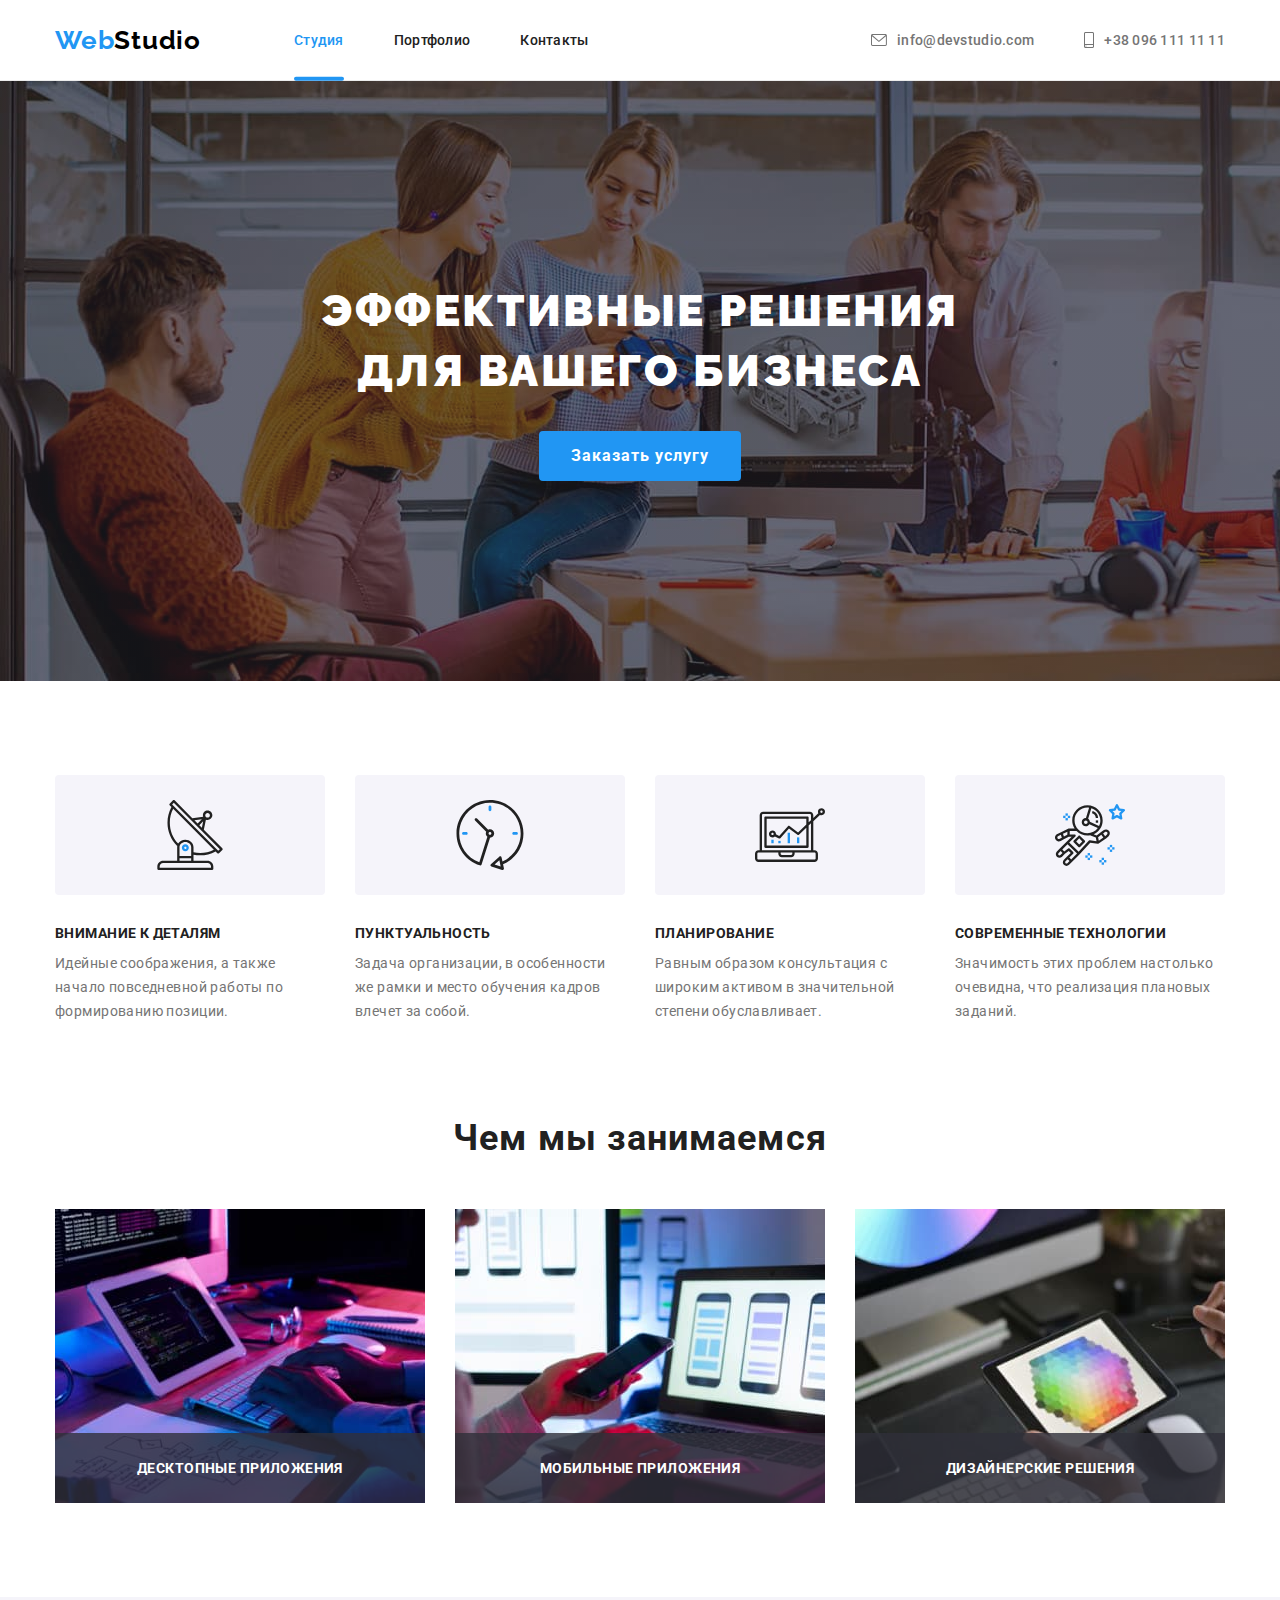
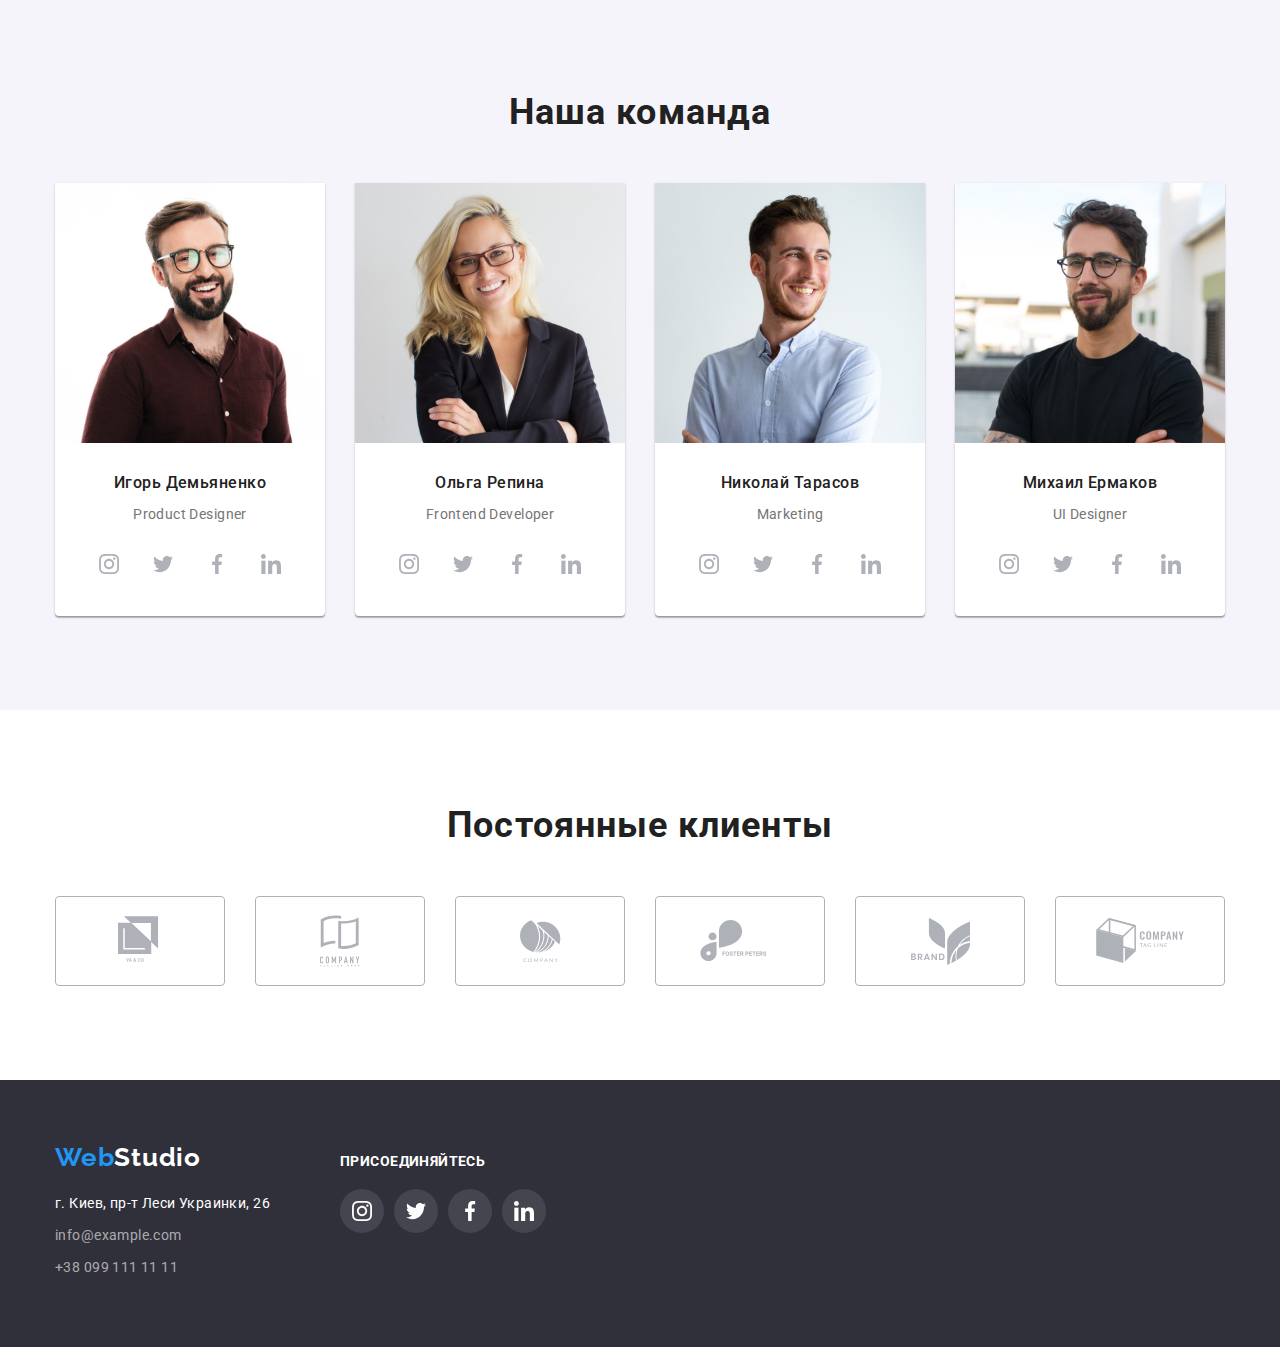
<file: index.html>
<!DOCTYPE html>
<html lang="ru">
  <head>
    <meta charset="UTF-8" />
    <meta name="viewport" content="width=device-width, initial-scale=1.0" />
    <title>WebStudio</title>
    <link rel="preconnect" href="https://fonts.gstatic.com" />
    <link
      href="https://fonts.googleapis.com/css2?family=Raleway:wght@700&family=Roboto:wght@400;500;700;900&display=swap"
      rel="stylesheet"
    />
    <link
      rel="stylesheet"
      href="https://cdnjs.cloudflare.com/ajax/libs/modern-normalize/0.6.0/modern-normalize.min.css"
    />
    <link
    rel="stylesheet"
    href="https://cdnjs.cloudflare.com/ajax/libs/animate.css/4.1.1/animate.min.css"
  />
    <link rel="stylesheet" href="style.css" />
  </head>
  <body class="page">
    <!-- Шапка сайта -->
    <header class="page-header">
    <div class="container">
        <nav class="main-nav">
          <a href="" class="logo animate__fadeInLeft"> <span class="logo-part">Web</span>Studio </a>
          <ul class="page-nav">
            <li><a href="./index.html" class="current">Студия</a></li>
            <li><a href="./portfolio.html">Портфолио</a></li>
            <li><a href="">Контакты</a></li>
          </ul>
          <ul class="upper-contacts">
            <li><a href="mailto:info@devstudio.com" class="mail-link"><svg class="mail-icon" width="16px" height="12px">
              <use href="./images/sprite.svg#icon-envelope"></use>
            </svg>info@devstudio.com</a></li>
            <li><a href="tel:+380961111111" class="phone-link"><svg class="phone-icon" width="10px" height="16px">
              <use href="./images/sprite.svg#icon-smartphone"></use>
            </svg>+38 096 111 11 11</a></li>
          </ul>
        </nav>
        </div>
      </header>
    <main>
      <!-- Герой -->
      <div class="overlay">
        <section class="hero-section">
          <div class="container">
            <h1 class="hero-title">
              Эффективные решения<br />
              для вашего бизнеса
            </h1>
            <button type="button" class="btn" data-modal-open>Заказать услугу</button>
          </div>
        </section>
      </div>
      <section class="about-section">
        <div class="container">
          <h2 class="visually-hidden">Преимущества</h2>
          <ul class="about-list">
            <li>
              <div class="box"><svg class="box-icon" width="70px" height="70px"><use href="./images/sprite.svg#icon-antenna"></use></svg></div>
              <h3 class="subtitle">Внимание к деталям</h3>
              <p class="description">
                Идейные соображения, а также начало повседневной работы по
                формированию позиции.
              </p>
            </li>
            <li>
              <div class="box"><svg class="box-icon" width="70px" height="70px"><use href="./images/sprite.svg#icon-clock"></use></svg></div>
              <h3 class="subtitle">Пунктуальность</h3>
              <p class="description">
                Задача организации, в особенности же рамки и место обучения
                кадров влечет за собой.
              </p>
            </li>
            <li>
              <div class="box"><svg class="box-icon" width="70px" height="70px"><use href="./images/sprite.svg#icon-diagram"></use></svg></div>
              <h3 class="subtitle">Планирование</h3>
              <p class="description">
                Равным образом консультация с широким активом в значительной
                степени обуславливает.
              </p>
            </li>
            <li>
              <div class="box"><svg class="box-icon" width="70px" height="70px"><use href="./images/sprite.svg#icon-astronaut"></use></svg></div>
              <h3 class="subtitle">Современные технологии</h3>
              <p class="description">
                Значимость этих проблем настолько очевидна, что реализация
                плановых заданий.
              </p>
            </li>
          </ul>
        </div>
      </section>
      <!-- Деятельность -->
      <section class="section">
        <div class="container">
          <h2 class="section-title">Чем мы занимаемся</h2>
          <ul class="activity-list">
            <li>
              <div class="activity-thumb">
              <img
                src="./images/box1.jpg"
                width="370"
                height="274"
                alt="Руки печатают по клавиатуре"
              />
              <div class="activity-overlay">
                <h3 class="subtitle activity">Десктопные приложения</h3>
              </div>
              </div>
            </li>
            <li>
              <div class="activity-thumb">
              <img
                src="./images/box2.jpg"
                width="370"
                height="274"
                alt="Телефон в руке"
              />
              <div class="activity-overlay">
               <h3 class="subtitle activity">Мобильные приложения</h3>
              </div>
              </div>
            </li>
            <li>
              <div class="activity-thumb">
              <img
                src="./images/box3.jpg"
                width="370"
                height="274"
                alt="Планшет в руке"
              />
              <div class="activity-overlay">
                <h3 class="subtitle activity">Дизайнерские решения</h3></div>
              </div>
            </li>
          </ul>
        </div>
      </section>
      <!-- Команда -->
      <section class="section team">
        <div class="container">
          <h2 class="section-title team">Наша команда</h2>
          <ul class="team-list">
            <li class="team-item">
              <img
                src="./images/igor_demyanenko.jpg"
                width="270"
                height="260"
                alt="Игорь Демьяненко"
              />
              <h3>Игорь Демьяненко</h3>
              <p class="description" lang="en">Product Designer</p>
              <ul class="social-list">
                <li class="social-item">
                  <a href="" class="social-link">
                    <svg class="social-icon">
                      <use href="./images/sprite.svg#icon-instagram"></use>
                    </svg>
                  </a>
                </li>
                <li class="social-item">
                  <a href="" class="social-link">
                    <svg class="social-icon">
                      <use href="./images/sprite.svg#icon-twitter"></use>
                    </svg>
                  </a>
                </li>
                <li class="social-item">
                  <a href="" class="social-link">
                    <svg class="social-icon">
                      <use href="./images/sprite.svg#icon-facebook"></use>
                    </svg>
                  </a>
                </li>
                <li class="social-item">
                  <a href="" class="social-link">
                    <svg class="social-icon">
                      <use href="./images/sprite.svg#icon-linkedin"></use>
                    </svg>
                  </a>
                </li>
              </ul>
            </li>
            <li class="team-item">
              <img
                src="./images/olga_repina.jpg"
                width="270"
                height="260"
                alt="Ольга Репина"
              />
              <h3>Ольга Репина</h3>
              <p class="description" lang="en">Frontend Developer</p>
               <ul class="social-list">
                <li class="social-item">
                  <a href="" class="social-link">
                    <svg class="social-icon">
                      <use href="./images/sprite.svg#icon-instagram"></use>
                    </svg>
                  </a>
                </li>
                <li class="social-item">
                  <a href="" class="social-link">
                    <svg class="social-icon">
                      <use href="./images/sprite.svg#icon-twitter"></use>
                    </svg>
                  </a>
                </li>
                <li class="social-item">
                  <a href="" class="social-link">
                    <svg class="social-icon">
                      <use href="./images/sprite.svg#icon-facebook"></use>
                    </svg>
                  </a>
                </li>
                <li class="social-item">
                  <a href="" class="social-link">
                    <svg class="social-icon">
                      <use href="./images/sprite.svg#icon-linkedin"></use>
                    </svg>
                  </a>
                </li>
              </ul>
            </li>
            </li>
            <li class="team-item">
              <img
                src="./images/nikolay_tarasov.jpg"
                width="270"
                height="260"
                alt="Николай Тарасов"
              />
              <h3>Николай Тарасов</h3>
              <p class="description" lang="en">Marketing</p>
               <ul class="social-list">
                <li class="social-item">
                  <a href="" class="social-link">
                    <svg class="social-icon">
                      <use href="./images/sprite.svg#icon-instagram"></use>
                    </svg>
                  </a>
                </li>
                <li class="social-item">
                  <a href="" class="social-link">
                    <svg class="social-icon">
                      <use href="./images/sprite.svg#icon-twitter"></use>
                    </svg>
                  </a>
                </li>
                <li class="social-item">
                  <a href="" class="social-link">
                    <svg class="social-icon">
                      <use href="./images/sprite.svg#icon-facebook"></use>
                    </svg>
                  </a>
                </li>
                <li class="social-item">
                  <a href="" class="social-link">
                    <svg class="social-icon">
                      <use href="./images/sprite.svg#icon-linkedin"></use>
                    </svg>
                  </a>
                </li>
              </ul>
            </li>
            </li>
            <li class="team-item">
              <img
                src="./images/mikhail_jermakov.jpg"
                width="270"
                height="260"
                alt="Михаил Ермаков"
              />
              <h3>Михаил Ермаков</h3>
              <p class="description" lang="en">UI Designer</p>
               <ul class="social-list">
                <li class="social-item">
                  <a href="" class="social-link">
                    <svg class="social-icon">
                      <use href="./images/sprite.svg#icon-instagram"></use>
                    </svg>
                  </a>
                </li>
                <li class="social-item">
                  <a href="" class="social-link">
                    <svg class="social-icon">
                      <use href="./images/sprite.svg#icon-twitter"></use>
                    </svg>
                  </a>
                </li>
                <li class="social-item">
                  <a href="" class="social-link">
                    <svg class="social-icon">
                      <use href="./images/sprite.svg#icon-facebook"></use>
                    </svg>
                  </a>
                </li>
                <li class="social-item">
                  <a href="" class="social-link">
                    <svg class="social-icon">
                      <use href="./images/sprite.svg#icon-linkedin"></use>
                    </svg>
                  </a>
                </li>
              </ul>
            </li>
            </li>
          </ul>
        </div>
      </section>
      <section class="section">
        <div class="container">
         <h2 class="section-title">Постоянные клиенты</h2>
         <ul class="clients-list">
           <li class="client"><a href="" class="client-link"><svg class="client-icon" width="44.27px" height="49.23px"
          ><use href="./images/sprite.svg#icon-client1"></use></svg></a></li>
           <li class="client"><a href="" class="client-link"><svg class="client-icon" width="40px" height="52px"
          ><use href="./images/sprite.svg#icon-client2"></use></svg></a></li>
           <li class="client"><a href="" class="client-link"><svg class="client-icon" width="41px" height="42.6px"
          ><use href="./images/sprite.svg#icon-client3"></use></svg></a></li>
           <li class="client"><a href="" class="client-link"><svg class="client-icon" width="79.66px" height="42.02px"
          ><use href="./images/sprite.svg#icon-client4"></use></svg></a></li>
           <li class="client"><a href="" class="client-link"><svg class="client-icon" width="59px" height="47px"
          ><use href="./images/sprite.svg#icon-client5"></use></svg></a></li>
           <li class="client"><a href="" class="client-link"><svg class="client-icon" width="88.48px" height="45.44px"
          ><use href="./images/sprite.svg#icon-client6"></use></svg></a></li>
         </ul>
        </div>
      </section>
    </main>
    <div class="backdrop is-hidden" data-modal>
      <div class="modal">
        <button type="button" class="close-btn" data-modal-close>
          <svg class="close-icon" width="12px" height="12px">
            <use href="./images/sprite.svg#close"></use>
          </svg>
        </button>
      </div>
    </div>
    <!-- Подвал -->
    <footer class="page-footer">
      <div class="container">
        <div class="footer-flex">
        <div class="footer-contacts">
        <a href="" class="logo footer">
          <span class="logo-part">Web</span>Studio
        </a>
        <address class="bottom-contacts">
          <p>г. Киев, пр-т Леси Украинки, 26</p>
          <a href="mailto:info@example.com">info@example.com</a>
          <a href="tel:+380991111111">+38 099 111 11 11</a>
        </address>
        </div>
        <div class="footer-social">
          <p class="join">Присоединяйтесь</p>
          <ul class="social-list footer">
                <li class="social-item-footer">
                  <a href="" class="social-link-footer">
                    <svg class="social-icon-footer">
                      <use href="./images/sprite.svg#icon-instagram"></use>
                    </svg>
                  </a>
                </li>
                <li class="social-item-footer">
                  <a href="" class="social-link-footer">
                    <svg class="social-icon-footer">
                      <use href="./images/sprite.svg#icon-twitter"></use>
                    </svg>
                  </a>
                </li>
                <li class="social-item-footer">
                  <a href="" class="social-link-footer">
                    <svg class="social-icon-footer">
                      <use href="./images/sprite.svg#icon-facebook"></use>
                    </svg>
                  </a>
                </li>
                <li class="social-item-footer">
                  <a href="" class="social-link-footer">
                    <svg class="social-icon-footer">
                      <use href="./images/sprite.svg#icon-linkedin"></use>
                    </svg>
                  </a>
                </li>
              </ul>
        </div>
        </div>
      </div>
    </footer>
    <script src="./js/modal.js"></script>
  </body>
</html>
</file>
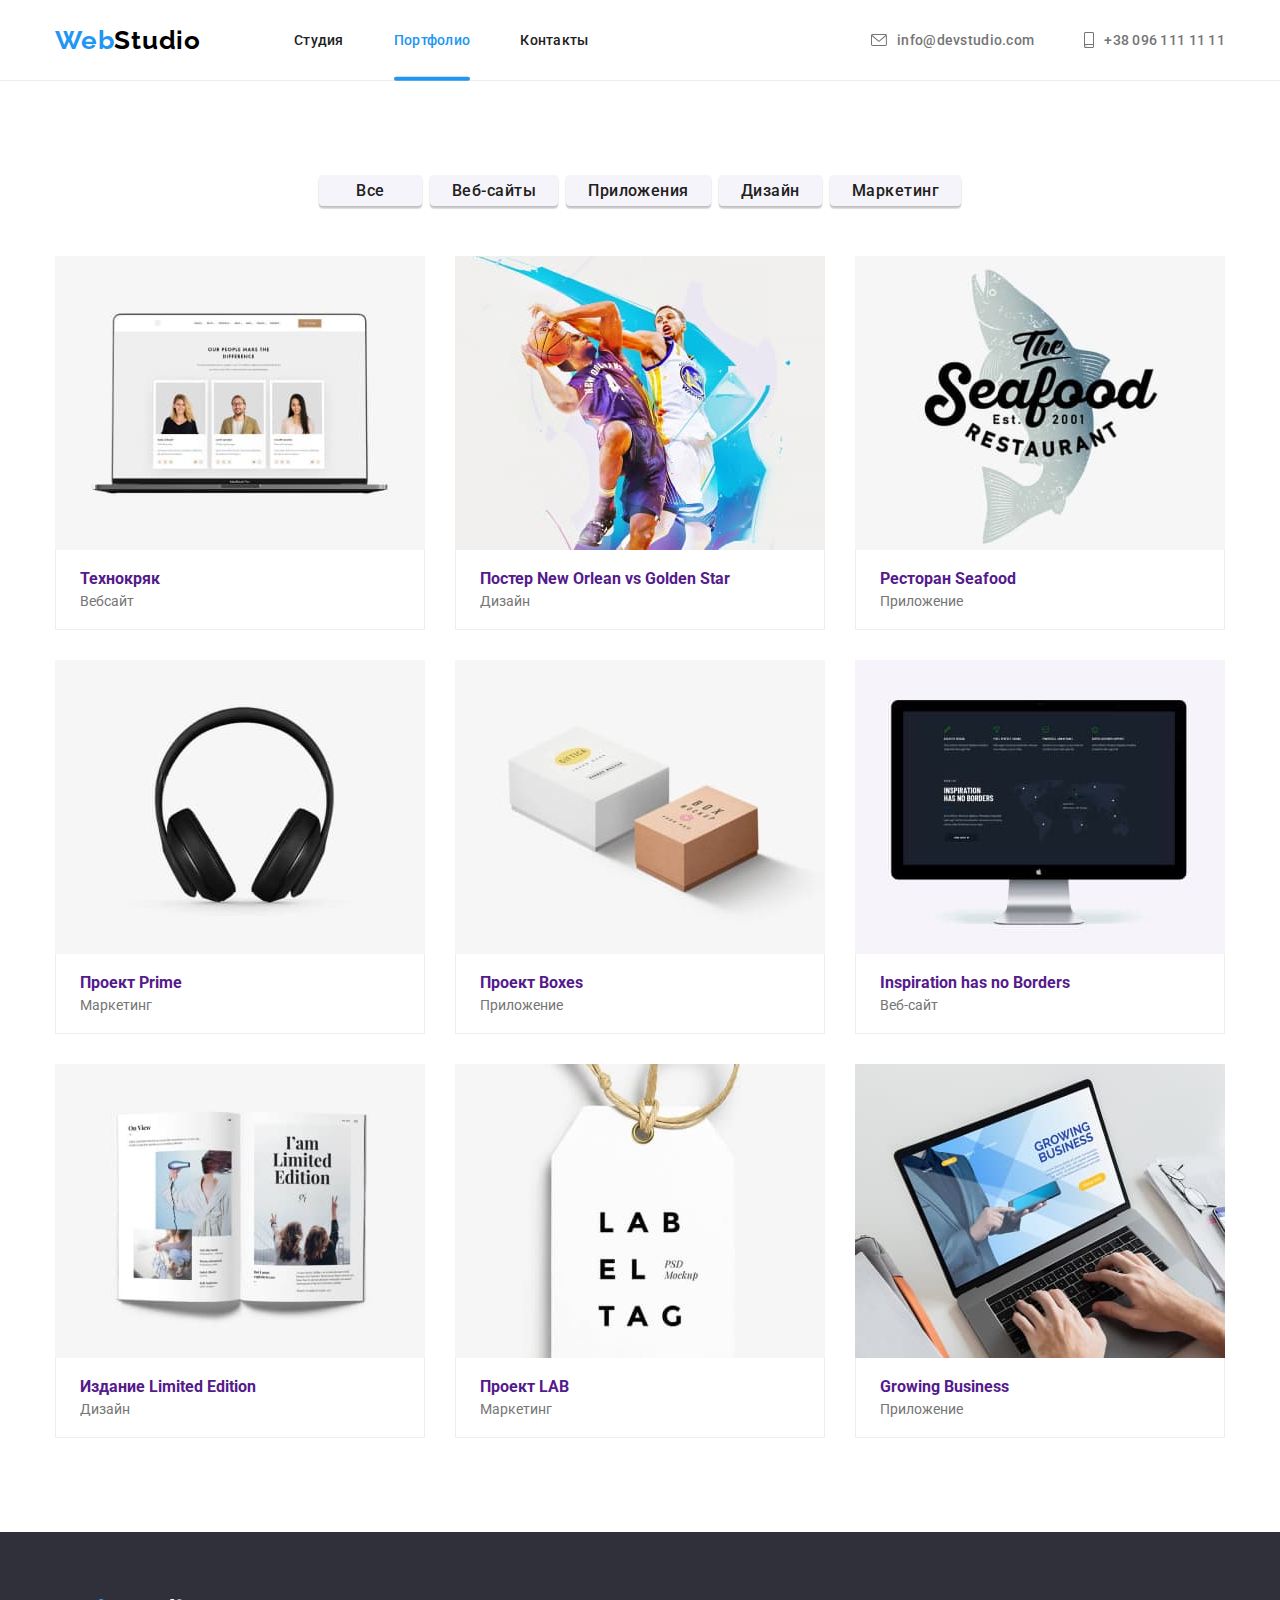
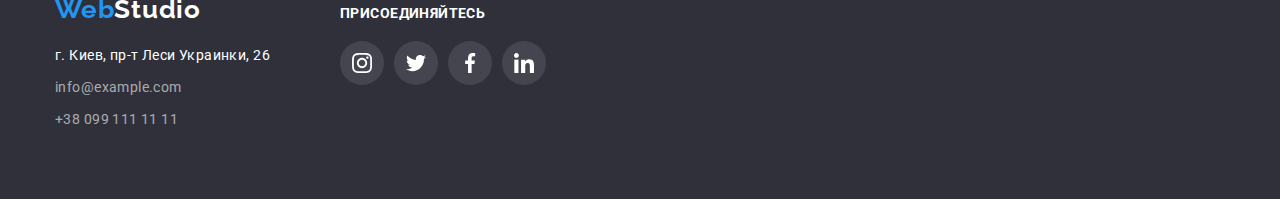
<file: portfolio.html>
<!DOCTYPE html>
<html lang="ru">
  <head>
    <meta charset="UTF-8" />
    <meta name="viewport" content="width=device-width, initial-scale=1.0" />
    <title>Portfolio</title>
    <link rel="preconnect" href="https://fonts.gstatic.com" />
    <link
      href="https://fonts.googleapis.com/css2?family=Raleway:wght@700&family=Roboto:wght@400;500;700;900&display=swap"
      rel="stylesheet"
    />
    <link
      rel="stylesheet"
      href="https://cdnjs.cloudflare.com/ajax/libs/modern-normalize/0.6.0/modern-normalize.min.css"
    />
    <link
      rel="stylesheet"
      href="https://cdnjs.cloudflare.com/ajax/libs/animate.css/4.1.1/animate.min.css"
    />
    <link rel="stylesheet" href="style.css" />
  </head>
  <body class="page">
    <!-- Шапка сайта -->
    <header class="page-header portfolio">
      <div class="container">
        <nav class="main-nav">
          <a href="" class="logo animate__fadeInLeft">
            <span class="logo-part">Web</span>Studio
          </a>
          <ul class="page-nav">
            <li><a href="./index.html">Студия</a></li>
            <li><a href="./portfolio.html" class="current">Портфолио</a></li>
            <li><a href="">Контакты</a></li>
          </ul>
          <ul class="upper-contacts">
            <li>
              <a href="mailto:info@devstudio.com" class="mail-link"
                ><svg class="mail-icon" width="16px" height="12px">
                  <use href="./images/sprite.svg#icon-envelope"></use></svg
                >info@devstudio.com</a
              >
            </li>
            <li>
              <a href="tel:+380961111111" class="phone-link"
                ><svg class="phone-icon" width="10px" height="16px">
                  <use href="./images/sprite.svg#icon-smartphone"></use></svg
                >+38 096 111 11 11</a
              >
            </li>
          </ul>
        </nav>
      </div>
    </header>
    <main>
      <section class="portfolio">
        <div class="container">
          <h2 class="visually-hidden">Портфолио</h2>
          <div class="portfolio-nav">
            <ul class="nav-list">
              <li>
                <button type="button" class="button">Все</button>
              </li>
              <li>
                <button type="button" class="button">Веб-сайты</button>
              </li>
              <li>
                <button type="button" class="button">Приложения</button>
              </li>
              <li>
                <button type="button" class="button">Дизайн</button>
              </li>
              <li>
                <button type="button" class="button">Маркетинг</button>
              </li>
            </ul>
          </div>
          <div class="projects">
            <ul class="projects-list">
              <li>
                <div class="card">
                  <a href="" class="project-link">
                    <div class="card-wrapper">
                      <img
                        src="./images/website1.jpg"
                        width="370"
                        height="294"
                        alt="Интернет страница открыта на компьютере"
                      />
                      <p class="card-overlay">
                        Технокряк это современная площадка распространения
                        коронавируса. Компании используют эту платформу для
                        цифрового шпионажа и атак на защищённые сервера
                        конкурентов.
                      </p>
                    </div>
                    <div class="card-content">
                      <h3>Технокряк</h3>
                      <p>Вебсайт</p>
                    </div>
                  </a>
                </div>
              </li>
              <li>
                <div class="card">
                  <a href="" class="project-link">
                    <div class="card-wrapper">
                      <img
                        src="./images/design1.jpg"
                        width="370"
                        height="294"
                        alt="Баскетболисты бросают мяч"
                      />
                      <p class="card-overlay">
                        Технокряк это современная площадка распространения
                        коронавируса. Компании используют эту платформу для
                        цифрового шпионажа и атак на защищённые сервера
                        конкурентов.
                      </p>
                    </div>
                    <div class="card-content">
                      <h3>
                        Постер <span lang="en"> New Orlean vs Golden Star</span>
                      </h3>
                      <p>Дизайн</p>
                    </div>
                  </a>
                </div>
              </li>
              <li>
                <div class="card">
                  <a href="" class="project-link">
                    <div class="card-wrapper">
                      <img
                        src="./images/app1.jpg"
                        width="370"
                        height="294"
                        alt="Логотип ресторана"
                      />
                      <p class="card-overlay">
                        Технокряк это современная площадка распространения
                        коронавируса. Компании используют эту платформу для
                        цифрового шпионажа и атак на защищённые сервера
                        конкурентов.
                      </p>
                    </div>
                    <div class="card-content">
                      <h3>Ресторан <span lang="en">Seafood</span></h3>
                      <p>Приложение</p>
                    </div>
                  </a>
                </div>
              </li>
              <li>
                <div class="card">
                  <a href="" class="project-link">
                    <div class="card-wrapper">
                      <img
                        src="./images/marketing1.jpg"
                        width="370"
                        height="294"
                        alt="Наушники"
                      />
                      <p class="card-overlay">
                        Технокряк это современная площадка распространения
                        коронавируса. Компании используют эту платформу для
                        цифрового шпионажа и атак на защищённые сервера
                        конкурентов.
                      </p>
                    </div>
                    <div class="card-content">
                      <h3>Проект <span lang="en">Prime</span></h3>
                      <p>Маркетинг</p>
                    </div>
                  </a>
                </div>
              </li>
              <li>
                <div class="card">
                  <a href="" class="project-link">
                    <div class="card-wrapper">
                      <img
                        src="./images/app2.jpg"
                        width="370"
                        height="294"
                        alt="Белый и коричневый ящики"
                      />
                      <p class="card-overlay">
                        Технокряк это современная площадка распространения
                        коронавируса. Компании используют эту платформу для
                        цифрового шпионажа и атак на защищённые сервера
                        конкурентов.
                      </p>
                    </div>
                    <div class="card-content">
                      <h3>Проект <span>Boxes</span></h3>
                      <p>Приложение</p>
                    </div>
                  </a>
                </div>
              </li>
              <li>
                <div class="card">
                  <a href="" class="project-link">
                    <div class="card-wrapper">
                      <img
                        src="./images/website2.jpg"
                        width="370"
                        height="294"
                        alt="Монитор"
                      />
                      <p class="card-overlay">
                        Технокряк это современная площадка распространения
                        коронавируса. Компании используют эту платформу для
                        цифрового шпионажа и атак на защищённые сервера
                        конкурентов.
                      </p>
                    </div>
                    <div class="card-content">
                      <h3 lang="en">Inspiration has no Borders</h3>
                      <p>Веб-сайт</p>
                    </div>
                  </a>
                </div>
              </li>
              <li>
                <div class="card">
                  <a href="" class="project-link">
                    <div class="card-wrapper">
                      <img
                        src="./images/design2.jpg"
                        width="370"
                        height="294"
                        alt="Открытая книга"
                      />
                      <p class="card-overlay">
                        Технокряк это современная площадка распространения
                        коронавируса. Компании используют эту платформу для
                        цифрового шпионажа и атак на защищённые сервера
                        конкурентов.
                      </p>
                    </div>
                    <div class="card-content">
                      <h3>Издание <span lang="en">Limited Edition</span></h3>
                      <p>Дизайн</p>
                    </div>
                  </a>
                </div>
              </li>
              <li>
                <div class="card">
                  <a href="" class="project-link">
                    <div class="card-wrapper">
                      <img
                        src="./images/marketing2.jpg"
                        width="370"
                        height="294"
                        alt="Бирка"
                      />
                      <p class="card-overlay">
                        Технокряк это современная площадка распространения
                        коронавируса. Компании используют эту платформу для
                        цифрового шпионажа и атак на защищённые сервера
                        конкурентов.
                      </p>
                    </div>
                    <div class="card-content">
                      <h3>Проект <span lang="en">LAB</span></h3>
                      <p>Маркетинг</p>
                    </div>
                  </a>
                </div>
              </li>
              <li>
                <div class="card">
                  <a href="" class="project-link">
                    <div class="card-wrapper">
                      <img
                        src="./images/app3.jpg"
                        width="370"
                        height="294"
                        alt="Руки печатают по клавиатуре"
                      />
                      <p class="card-overlay">
                        Технокряк это современная площадка распространения
                        коронавируса. Компании используют эту платформу для
                        цифрового шпионажа и атак на защищённые сервера
                        конкурентов.
                      </p>
                    </div>
                    <div class="card-content">
                      <h3 lang="en">Growing Business</h3>
                      <p>Приложение</p>
                    </div>
                  </a>
                </div>
              </li>
            </ul>
          </div>
        </div>
      </section>
    </main>
    <!-- Подвал -->
    <footer class="page-footer">
      <div class="container">
        <div class="footer-flex">
          <div class="footer-contacts">
            <a href="" class="logo footer">
              <span class="logo-part">Web</span>Studio
            </a>
            <address class="bottom-contacts">
              <p>г. Киев, пр-т Леси Украинки, 26</p>
              <a href="mailto:info@example.com">info@example.com</a>
              <a href="tel:+380991111111">+38 099 111 11 11</a>
            </address>
          </div>
          <div class="footer-social">
            <p class="join">Присоединяйтесь</p>
            <ul class="social-list footer">
              <li class="social-item-footer">
                <a href="" class="social-link-footer">
                  <svg class="social-icon-footer">
                    <use href="./images/sprite.svg#icon-instagram"></use>
                  </svg>
                </a>
              </li>
              <li class="social-item-footer">
                <a href="" class="social-link-footer">
                  <svg class="social-icon-footer">
                    <use href="./images/sprite.svg#icon-twitter"></use>
                  </svg>
                </a>
              </li>
              <li class="social-item-footer">
                <a href="" class="social-link-footer">
                  <svg class="social-icon-footer">
                    <use href="./images/sprite.svg#icon-facebook"></use>
                  </svg>
                </a>
              </li>
              <li class="social-item-footer">
                <a href="" class="social-link-footer">
                  <svg class="social-icon-footer">
                    <use href="./images/sprite.svg#icon-linkedin"></use>
                  </svg>
                </a>
              </li>
            </ul>
          </div>
        </div>
      </div>
    </footer>
  </body>
</html>
</file>
<file: style.css>
/* цвет основного текста #212121 */
/* вторичный цвет текста #FFFFFF */
/* акцент текста #757575 */
/* акцент текста снизу rgba(255, 255, 255, 0.6) */
/* цвет акцент #2196F3 */
/* фоновый цвет #FFFFFF #E5E5E5 */
/* доп фоновый цвет #F5F4FA */

/* Основной шрифт Roboto 400 */
/*  Навигация и имена команды Roboto 500 */
/* Заголовки и кнопка Roboto 700 */
/* Заголовок героя Roboto 900 */
/* Лого Raleway 700 */

:root {
  /* colors */
  --primary-text-color: #212121;
  --secondary-text-color: #757575;
  --accent-color: #2196f3;
  --additional-white-color: #ffffff;
  --additional-black-color: #000000;
  --footer-link-color: rgba(255, 255, 255, 0.6);
  --primary-bg-color: #ffffff;
  --hero-bg-color: #2f303a;
  --additional-bg-color: #f5f4fa;
  /* fonts */
  --main-font: "Roboto", sans-serif;
  --secondary-font: "Raleway", sans-serif;
  --main-font-size: 14px;
  --secondary-font-size: 16px;
  --title-font-size: 36px;
}

/* глобальные */

html {
  box-sizing: border-box;
}

*,
*::before,
*::after {
  box-sizing: inherit;
}

body,
h1,
h2,
h3,
h4,
h5,
p,
ul {
  margin: 0;
  padding: 0;
}

ul {
  list-style: none;
}

a {
  text-decoration: none;
  transition: 250ms cubic-bezier(0.4, 0, 0.2, 1);
}

button {
  transition: 250ms cubic-bezier(0.4, 0, 0.2, 1);
  cursor: pointer;
}

/* a:visited,
a:active {
  color: var(--primary-text-color);
} */

img {
  display: block;
  max-width: 100%;
  height: auto;
}

.page {
  background-color: #ffffff;
  color: var(--primary-text-color);
  font-family: var(--main-font);
  font-size: var(--main-font-size);
}

.container {
  width: 1200px;
  padding-left: 15px;
  padding-right: 15px;
  margin: 0 auto;
  /* outline: 2px solid black; */
}

/* лого */

.logo {
  color: var(--additional-black-color);
  font-family: var(--secondary-font);
  font-style: normal;
  font-weight: bold;
  font-size: 26px;
  line-height: 31px;
  letter-spacing: 0.03em;

  animation-duration: 1000ms;
}

.logo-part {
  color: var(--accent-color);
}

/* навигация */

.page-header {
  /* max-width: 1600px;
  margin: 0px auto; */
  border-bottom: 1px solid #ececec;
}

.page-nav {
  margin-left: 93px;
}

.upper-contacts {
  margin-left: auto;
}

.mail-link,
.phone-link {
  display: flex;
  align-items: center;
  justify-content: center;
}

.mail-icon,
.phone-icon {
  margin-right: 10px;
  fill: currentColor;
}

.page-nav,
.upper-contacts {
  font-style: normal;
  font-weight: 500;
  line-height: 16px;
  letter-spacing: 0.02em;
  display: flex;
  padding-top: 32px;
  padding-bottom: 32px;
}

.page-nav a {
  color: var(--primary-text-color);
}

.page-nav li + li,
.upper-contacts li + li {
  margin-left: 50px;
}

.main-nav {
  display: flex;
  align-items: center;
  justify-content: center;
}

.upper-contacts a {
  color: var(--secondary-text-color);
}
.page-nav .current,
.page-nav a:hover,
.page-nav a:focus,
.upper-contacts a:hover,
.upper-contacts a:focus,
.bottom-contacts a:hover,
.bottom-contacts a:focus {
  color: var(--accent-color);
}

.page-nav li {
  position: relative;
}

.current::after {
  content: "";
  position: absolute;
  left: 0px;
  bottom: 0px;
  display: block;
  width: 100%;
  height: 4px;
  border-radius: 4px;
  background-color: var(--accent-color);
  transform: translateY(820%);
}

.mail-link:hover .mail-icon,
.mail-link:focus .mail-icon,
.phone-link:hover .phone-icon,
.phone-link:focus .phone-icon {
  fill: var(--accent-color);
}

/* main */

.overlay {
  max-width: 1600px;
  margin: 0 auto;
  margin-bottom: 94px;
  background-image: linear-gradient(
      rgba(47, 48, 58, 0.4),
      rgba(47, 48, 58, 0.4)
    ),
    url(./images/hero.jpg);
  background-repeat: no-repeat;
  background-size: cover;
}

.hero-section {
  /* background-color: var(--hero-bg-color); */
  text-align: center;
  padding-top: 200px;
  padding-bottom: 200px;
}

.hero-title {
  color: var(--additional-white-color);
  font-family: var(--secondary-font);
  font-size: 44px;
  text-transform: uppercase;
  font-weight: 900;
  line-height: 60px;
  letter-spacing: 0.06em;
  text-align: center;
  margin-bottom: 30px;
}

.btn {
  font-family: var(--main-font);
  color: var(--additional-white-color);
  background-color: var(--accent-color);
  font-size: var(--secondary-font-size);
  font-style: normal;
  font-weight: 700;
  min-width: 200px;
  line-height: 30px;
  letter-spacing: 0.06em;
  text-align: center;
  border-radius: 4px;
  padding: 10px 32px;
  border: none;
}

.about-section {
  margin-bottom: 94px;
}

.box {
  display: flex;
  justify-content: center;
  align-items: center;
  width: 270px;
  height: 120px;
  background-color: var(--additional-bg-color);
  border-radius: 4px;
  margin-bottom: 30px;
}

.subtitle {
  font-size: var(--main-font-size);
  font-style: normal;
  font-weight: bold;
  line-height: 16px;
  letter-spacing: 0.03em;
  text-transform: uppercase;
  margin-bottom: 10px;
}

.description {
  color: var(--secondary-text-color);
  font-style: normal;
  font-weight: 400;
  line-height: 24px;
  letter-spacing: 0.03em;
  text-align: left;
}

.about-list {
  display: flex;
}

.about-list li + li {
  margin-left: 30px;
}

.activity-list {
  display: flex;
  justify-content: space-between;
}

.activity-list img {
  display: block;
}

.activity-thumb {
  position: relative;
}

.activity-overlay {
  position: absolute;
  display: flex;
  align-items: center;
  justify-content: center;
  left: 0px;
  bottom: 0px;

  width: 100%;
  min-height: 70px;

  background: rgba(47, 48, 58, 0.8);
}

.activity {
  color: var(--additional-white-color);
  margin: 0px;
}

.section .section-title {
  font-style: normal;
  font-weight: bold;
  font-size: var(--title-font-size);
  line-height: 42px;
  text-align: center;
  letter-spacing: 0.03em;
  margin-bottom: 50px;
}

.section-title.team {
  padding-top: 94px;
}

.section.team {
  padding-bottom: 94px;
}

.section {
  margin-bottom: 94px;
}

.team-list {
  display: flex;
  justify-content: space-between;
}

.team-list .team-item {
  background-color: var(--additional-white-color);
  box-shadow: 0px 1px 3px rgba(0, 0, 0, 0.12), 0px 1px 1px rgba(0, 0, 0, 0.14),
    0px 2px 1px rgba(0, 0, 0, 0.2);
  border-radius: 0px 0px 4px 4px;
}

.team-list .team-item + li {
  margin-left: 30px;
}

.team-list img {
  display: block;
  margin-bottom: 30px;
}

.team-list h3 {
  font-style: normal;
  font-weight: 500;
  font-size: var(--secondary-font-size);
  line-height: 19px;
  letter-spacing: 0.03em;
  margin-bottom: 10px;
  text-align: center;
}

.team-list p {
  text-align: center;
  margin-bottom: 16px;
}

.team {
  background-color: var(--additional-bg-color);
}

.social-list {
  display: flex;
  justify-content: center;
  padding-bottom: 30px;
  padding-right: 32px;
  padding-left: 32px;
}

.social-list .social-item + li {
  margin-left: 10px;
}

.social-link {
  display: flex;
  justify-content: center;
  align-items: center;
  width: 44px;
  height: 44px;
  border-radius: 50%;
}

.social-link:hover,
.social-link:focus {
  background-color: var(--accent-color);
}

.social-link:hover .social-icon,
.social-link:focus .social-icon {
  fill: var(--additional-white-color);
}

.social-icon {
  width: 20px;
  height: 20px;
  fill: #afb1b8;
}

.visually-hidden {
  position: absolute;
  width: 1px;
  height: 1px;
  margin: -1px;
  border: 0;
  padding: 0;

  white-space: nowrap;
  clip-path: inset(100%);
  clip: rect(0 0 0 0);
  overflow: hidden;
}

/* Клиенты */

.clients-list {
  display: flex;
  justify-content: space-between;
  align-items: center;
}

.clients-list .client + li {
  margin-left: 30px;
}

.client-link {
  display: flex;
  justify-content: center;
  align-items: center;
  width: 170px;
  height: 90px;
  border: 1px solid #afb1b8;
  border-radius: 4px;
  color: #afb1b8;
}

.client-link:hover,
.client-link:focus {
  border-color: var(--accent-color);
}

.client-link:hover .client-icon,
.client-link:focus .client-icon {
  fill: var(--accent-color);
}

.client-icon {
  fill: currentColor;
  transition: fill 250ms cubic-bezier(0.4, 0, 0.2, 1);
}

/* Подвал */

.logo.footer {
  display: block;
  color: var(--additional-white-color);
  margin-bottom: 18px;
}

.page-footer {
  background-color: var(--hero-bg-color);
  padding-top: 62px;
  padding-bottom: 60px;
}

.bottom-contacts {
  font-style: normal;
  font-weight: normal;
  line-height: 24px;
  letter-spacing: 0.03em;
}

.bottom-contacts a {
  display: block;
  color: var(--footer-link-color);
  margin-bottom: 8px;
}

.bottom-contacts p {
  color: var(--additional-white-color);
  margin-bottom: 8px;
}

.footer-flex {
  display: flex;
  align-items: baseline;
}

.footer-social {
  margin-left: 70px;
}

.social-list.footer {
  padding: 0;
}

.social-link-footer {
  display: flex;
  justify-content: center;
  align-items: center;
  width: 44px;
  height: 44px;
  border-radius: 50%;
  color: var(--additional-white-color);
  background: rgba(255, 255, 255, 0.1);
}

.social-icon-footer {
  width: 20px;
  height: 20px;
  fill: currentColor;
}

.social-link-footer:hover,
.social-link-footer:focus {
  background-color: var(--accent-color);
}

.social-list .social-item-footer + li {
  margin-left: 10px;
}

.join {
  font-size: var(--main-font-size);
  color: var(--additional-white-color);
  font-weight: bold;
  line-height: 16px;
  letter-spacing: 0.03em;
  text-transform: uppercase;
  margin-bottom: 20px;
  align-items: center;
  /* padding-top: 12px; */
}

/* Портфолио */

.projects p {
  color: var(--secondary-text-color);
}

.nav-list {
  display: flex;
  justify-content: center;
}

.nav-list li + li {
  margin-left: 8px;
}

.nav-list .button {
  font-size: var(--secondary-font-size);
  font-style: normal;
  font-weight: 500;
  line-height: 19px;
  letter-spacing: 0.03em;
  text-align: center;
}

.button {
  font-family: var(--main-font);
  color: var(--primary-text-color);
  background-color: var(--additional-bg-color);
  font-style: normal;
  font-weight: 500;
  font-size: 16px;
  min-width: 103px;
  line-height: 26px;
  text-align: center;
  letter-spacing: 0.03em;
  border-radius: 4px;
  padding: 6px 22px;
  border: none;
  box-shadow: 0px 3px 1px rgba(0, 0, 0, 0.1), 0px 1px 2px rgba(0, 0, 0, 0.08),
    0px 2px 2px rgba(0, 0, 0, 0.12);
}
.is-current,
.button:hover,
.button:focus {
  color: var(--additional-white-color);
  background-color: var(--accent-color);
}

.portfolio {
  margin-bottom: 94px;
}

.portfolio-nav {
  margin-bottom: 50px;
}

/* .projects img { */
/* margin-bottom: 20px;
} */

.projects h3 {
  margin-bottom: 4px;
}

.projects-list {
  display: flex;
  flex-wrap: wrap;
}

.projects-list li {
  width: 370px;
  margin-right: 30px;
  margin-bottom: 30px;
}

.project-link {
  display: block;
}

.project-link:hover,
.project-link:focus {
  box-shadow: 0px 1px 1px rgba(0, 0, 0, 0.12), 0px 4px 4px rgba(0, 0, 0, 0.06),
    1px 4px 6px rgba(0, 0, 0, 0.16);
}

.projects-list li:nth-child(3n) {
  margin-right: 0px;
}

.projects-list li:nth-last-child(-n + 3) {
  margin-bottom: 0px;
}

.card-wrapper {
  position: relative;
  overflow: hidden;
}

p.card-overlay {
  position: absolute;
  top: 0px;
  left: 0px;
  width: 100%;
  height: 100%;
  display: flex;
  justify-content: space-between;
  padding: 63px 24px;
  font-size: 18px;
  font-family: var(--main-font);
  line-height: 1.556;
  letter-spacing: 0.03em;
  color: white;
  background: rgba(33, 150, 243, 0.9);
  transition: transform 250ms cubic-bezier(0.4, 0, 0.2, 1);
  transform: translateY(100%);
}

.project-link:hover .card-overlay,
.project-link:focus .card-overlay {
  transform: translateY(0);
}

.card-content {
  padding: 20px 24px;
  border-left: 1px solid #eeeeee;
  border-bottom: 1px solid #eeeeee;
  border-right: 1px solid #eeeeee;
}

/* модалка */

.backdrop {
  position: fixed;
  left: 0px;
  top: 0px;
  width: 100%;
  height: 100%;
  background: rgba(0, 0, 0, 0.2);

  transition: all 500ms cubic-bezier(0.4, 0, 0.2, 1);
}

.is-hidden {
  opacity: 0;
  visibility: hidden;
  pointer-events: none;
}

.backdrop.is-hidden .modal {
  transform: translate(-50%, -50%) scale(0);
}

.modal {
  min-width: 528px;
  min-height: 581px;
  background-color: #fff;

  position: absolute;
  top: 50%;
  left: 50%;
  transform: translate(-50%, -50%) scale(1);
  transition: transform 500ms cubic-bezier(0.4, 0, 0.2, 1);
}

.close-btn {
  position: absolute;
  width: 30px;
  height: 30px;
  right: 8px;
  top: 8px;
  display: flex;
  align-items: center;
  justify-content: center;
  background: #ffffff;
  border: 1px solid rgba(0, 0, 0, 0.1);
  border-radius: 50%;
  cursor: pointer;
}

.close-icon {
}
</file>
